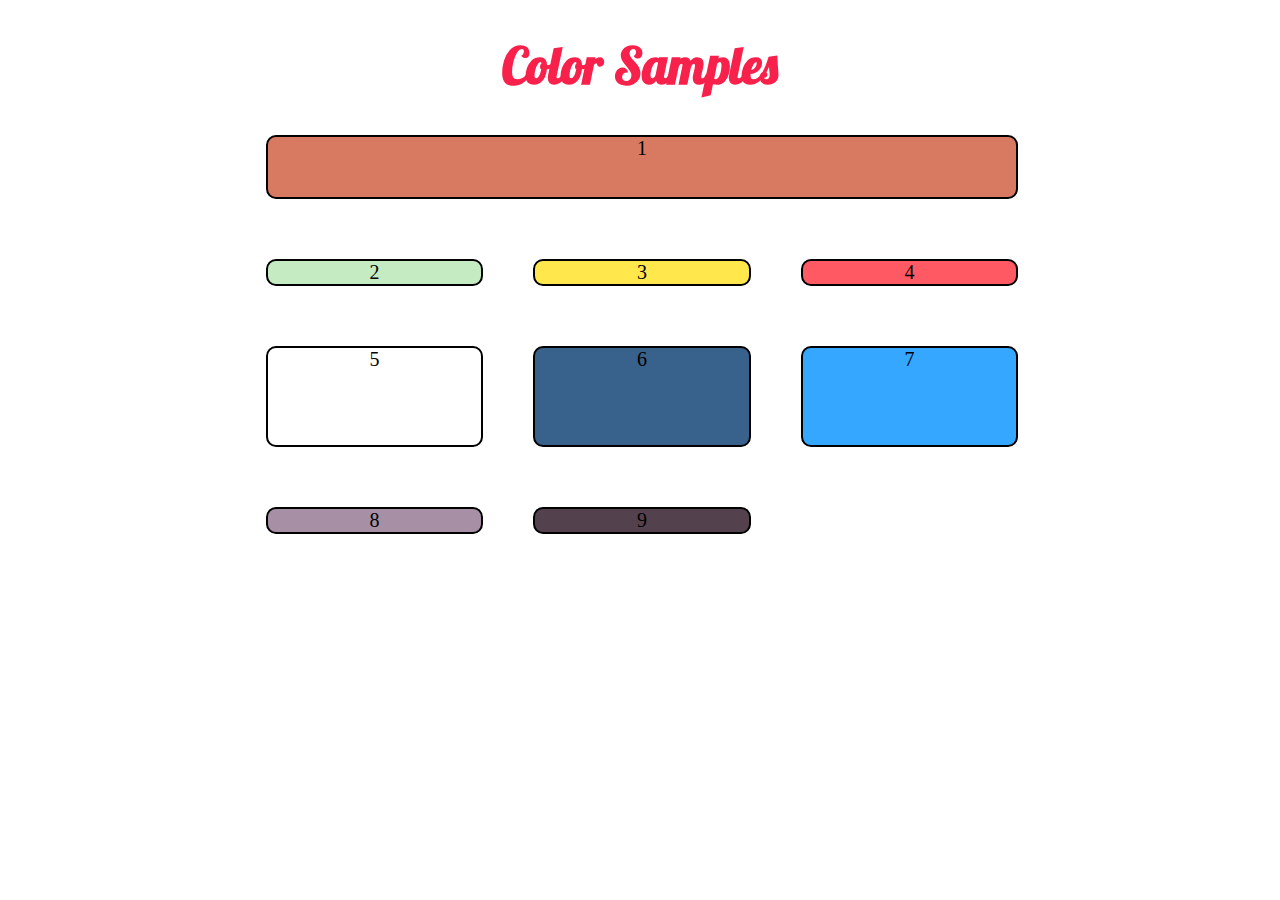
<file: Aula 03.04.2023/index.html>
<!DOCTYPE html>
<html>
  <head>
    <meta charset="utf-8">
    <link rel="stylesheet" href="index_style_grid.css">
    <!-- <link rel="stylesheet" href="index_style_flex.css"> -->
    <link rel="stylesheet" href="https://fonts.googleapis.com/css?family=Roboto">
    <link rel="stylesheet" href="https://fonts.googleapis.com/css?family=Lobster">
    <title>Color Samples</title>
  </head>
  <body>
    <header>
      <div class="header-principal">
        <div class="header-conteudo">
          <h1>Color Samples</h1>
        </div>
      </div>
    </header>

    <main>
      <div class="main-principal">
        <div class="main-conteudo">

          <!-- Grid Content-->
          <div class="color-container">
            <div class="color_1">1</div>
            <div class="color_2">2</div>
            <div class="color_3">3</div>
            <div class="color_4">4</div>
            <div class="color_5">5</div>
            <div class="color_6">6</div>
            <div class="color_7">7</div>
            <div class="color_8">8</div>
            <div class="color_9">9</div>
          </div>

        </div>
      </div>
    </main>

    <!--footer>
      <div class="footer-principal">
        <div class="footer-conteudo">
          <h5>Info</h5>
          <ul>
            <li><a href="#">Color Picker</a></li>
            <li><a href="#">FAQ</a></li>
            <li><a href="#">Contact Us</a></li>
          </ul>
        </div>
      </div>
    </footer-->
  </body>
</html>
</file>
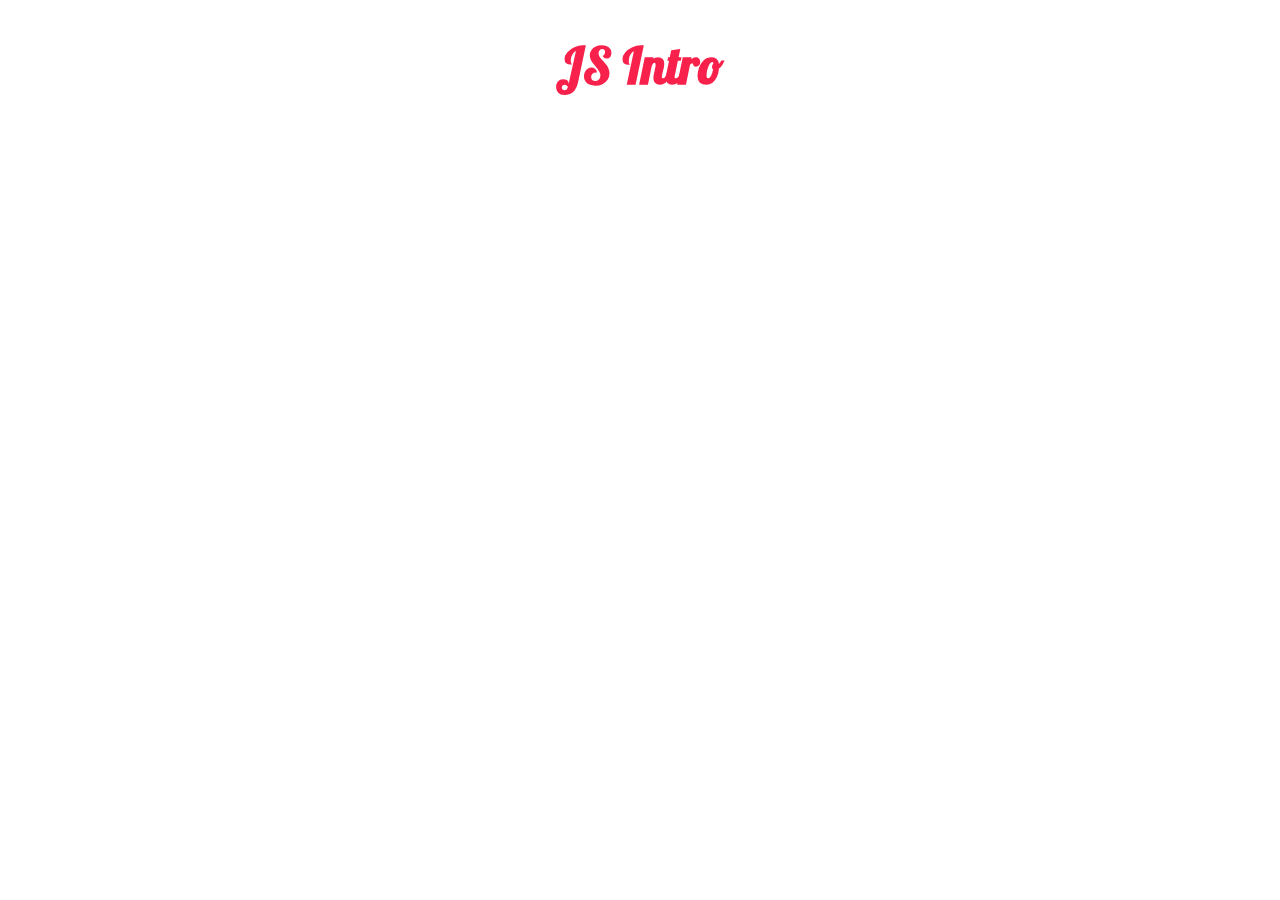
<file: aula 22.05.23 ultima aula de matéria/index.html>
<!DOCTYPE html>
<html>
  <head>
    <meta charset="utf-8">
    <link rel="stylesheet" href="index_style_grid.css">
    <link rel="stylesheet" href="https://fonts.googleapis.com/css?family=Roboto">
    <link rel="stylesheet" href="https://fonts.googleapis.com/css?family=Lobster">
    <title>JS Intro</title>

    <!-- JS Script (!) -->
    <script type="text/javascript" src="index.js"></script>
  </head>
  <body>
    <header>
      <div class="header-principal">
        <div class="header-conteudo">
          <h1>JS Intro</h1>
        </div>
      </div>
    </header>
  </body>
</html>
</file>
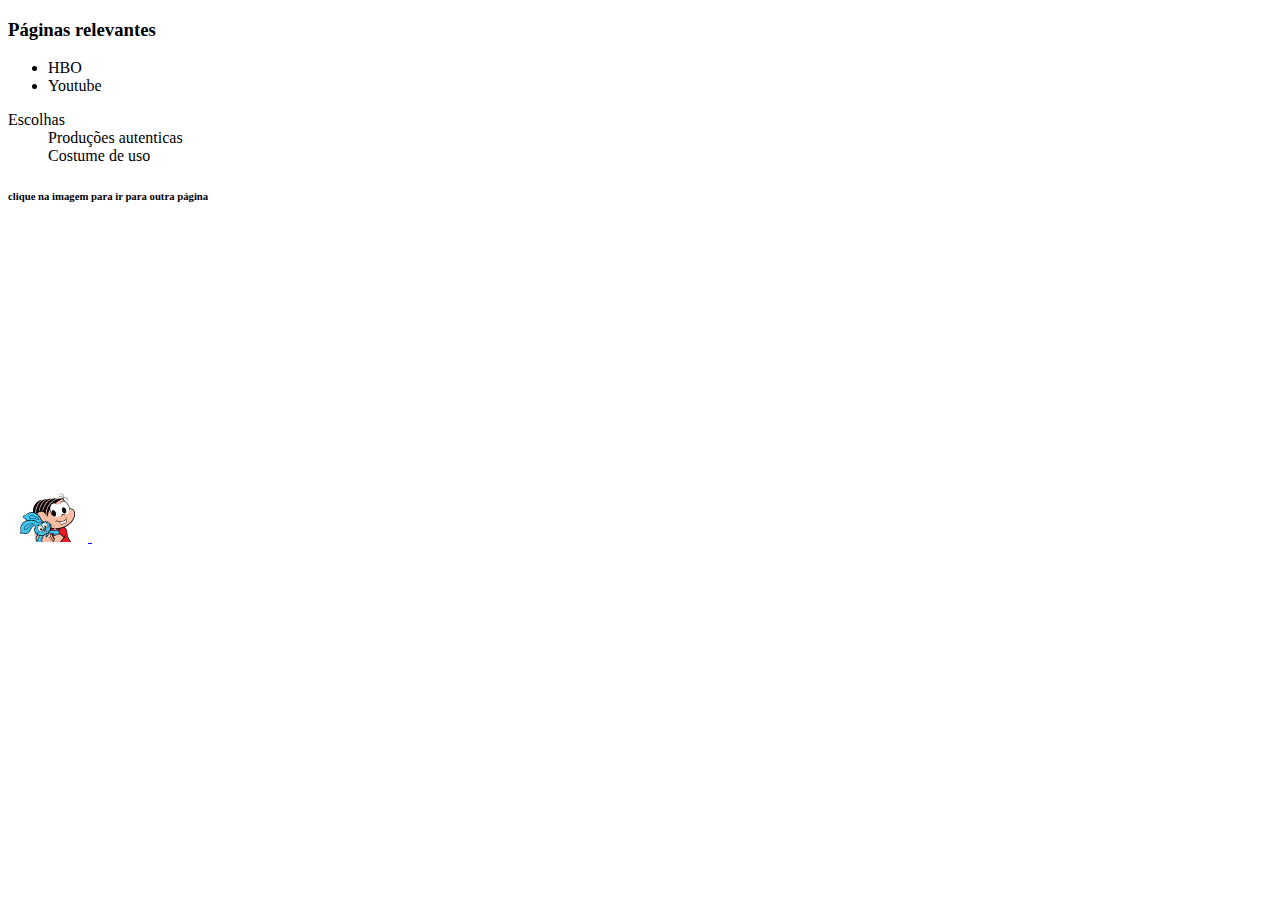
<file: isabel/PARTE 1/index.html>
<!DOCTYPE html>
<html lang="en">
<head>
    <meta charset="UTF-8">
    <meta http-equiv="X-UA-Compatible" content="IE=edge">
    <meta name="viewport" content="width=device-width, initial-scale=1.0">
    <title>Entretenimento</title>
</head>
<body>
    <h3>Páginas relevantes</h3>
    <ul>
        <li>HBO <a href="hbomax.com.br" target = "_blank"></a></li>
        <li>Youtube <a href="youtube.com.br" target = "_blank"></a></li>
    </ul>

    <dl>
        <dt>Escolhas</dt>
        <dd>Produções autenticas</dd>
        <dd>Costume de uso</dd>
    </dl>

    <h6>clique na imagem para ir para outra página</h6>
    <a href="bons_filmes.html" target="_self">
        <img src="img_tm.png" alt="Imagem da turma da mônica" height="50px">
    </a>
   
    <!---Colocar um vídeo na minha página-->
    <video src=""></video>
    <!--Incorporar video de youtube-->
    <iframe width="560" height="315" src="https://www.youtube.com/embed/jnpbvYO1m1M" title="YouTube video player" frameborder="0" allow="accelerometer; autoplay; clipboard-write; encrypted-media; gyroscope; picture-in-picture; web-share" allowfullscreen></iframe>
</body>
</html>
</file>
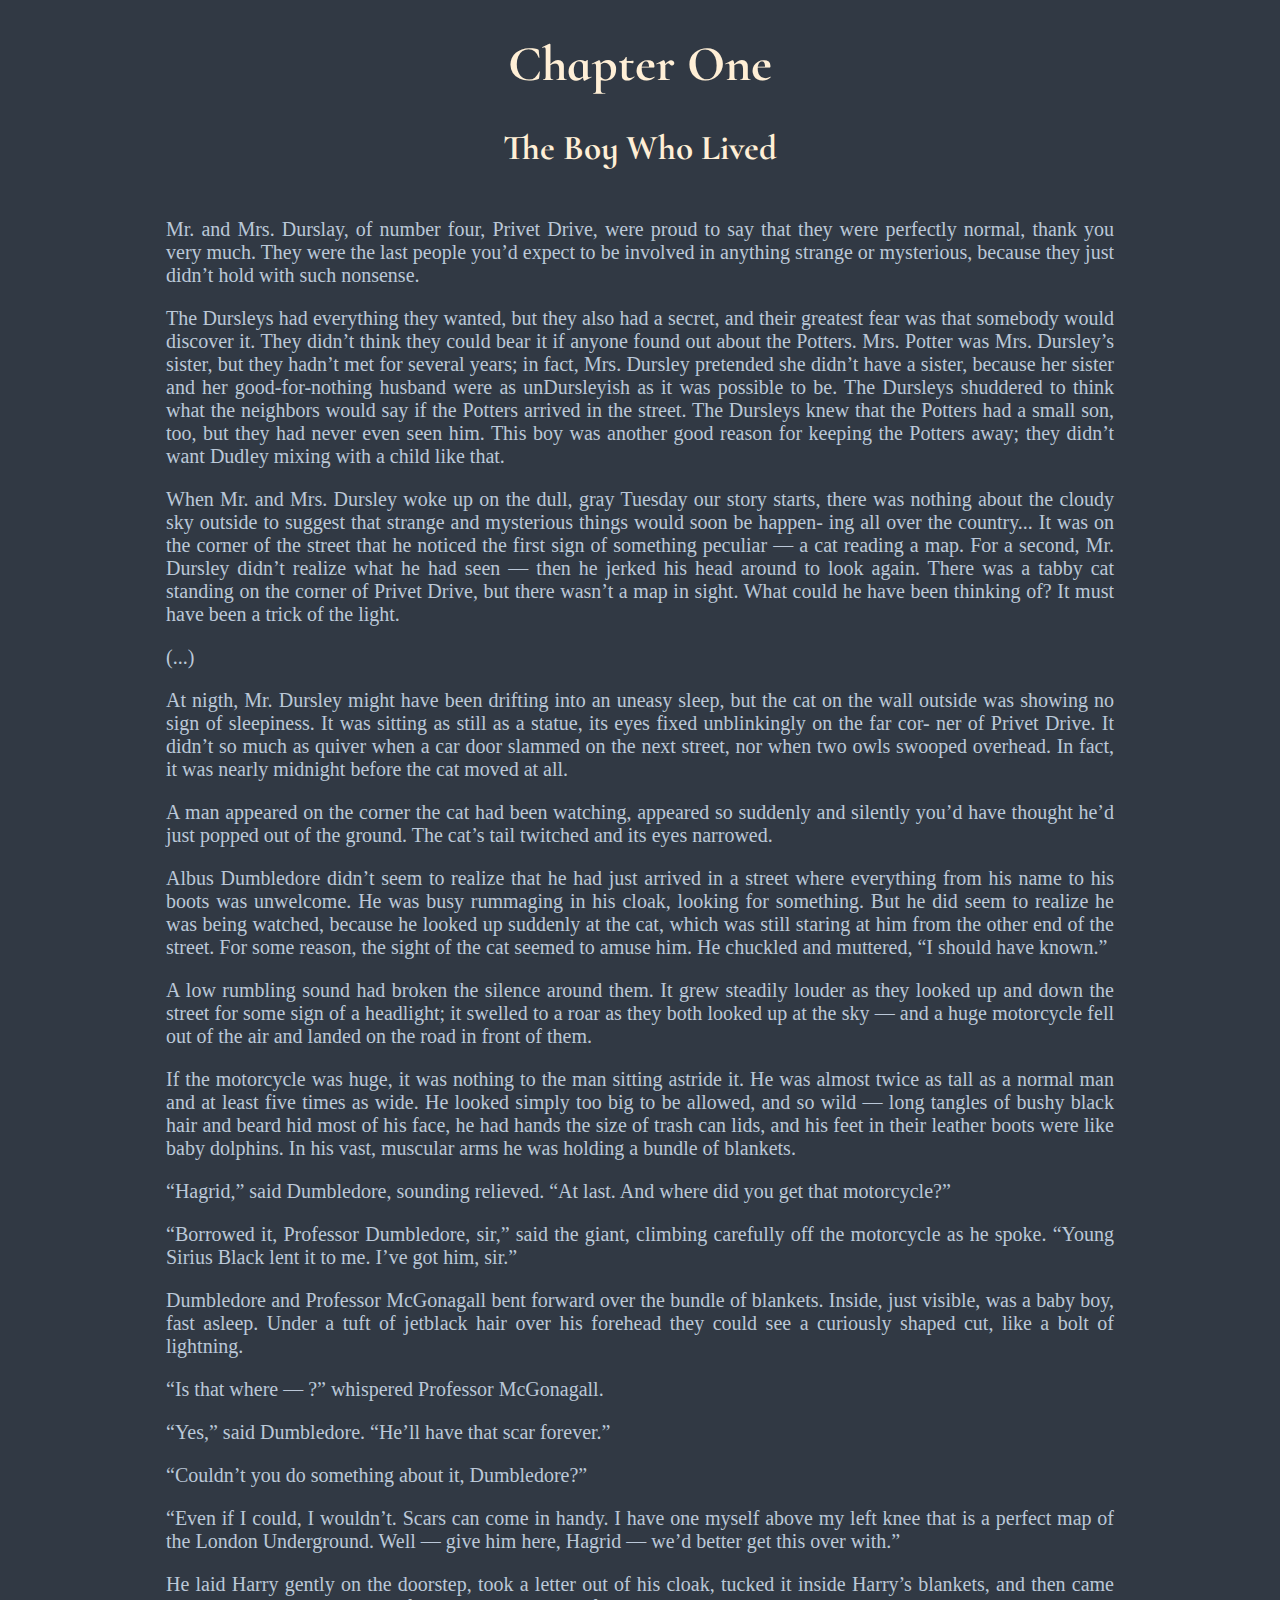
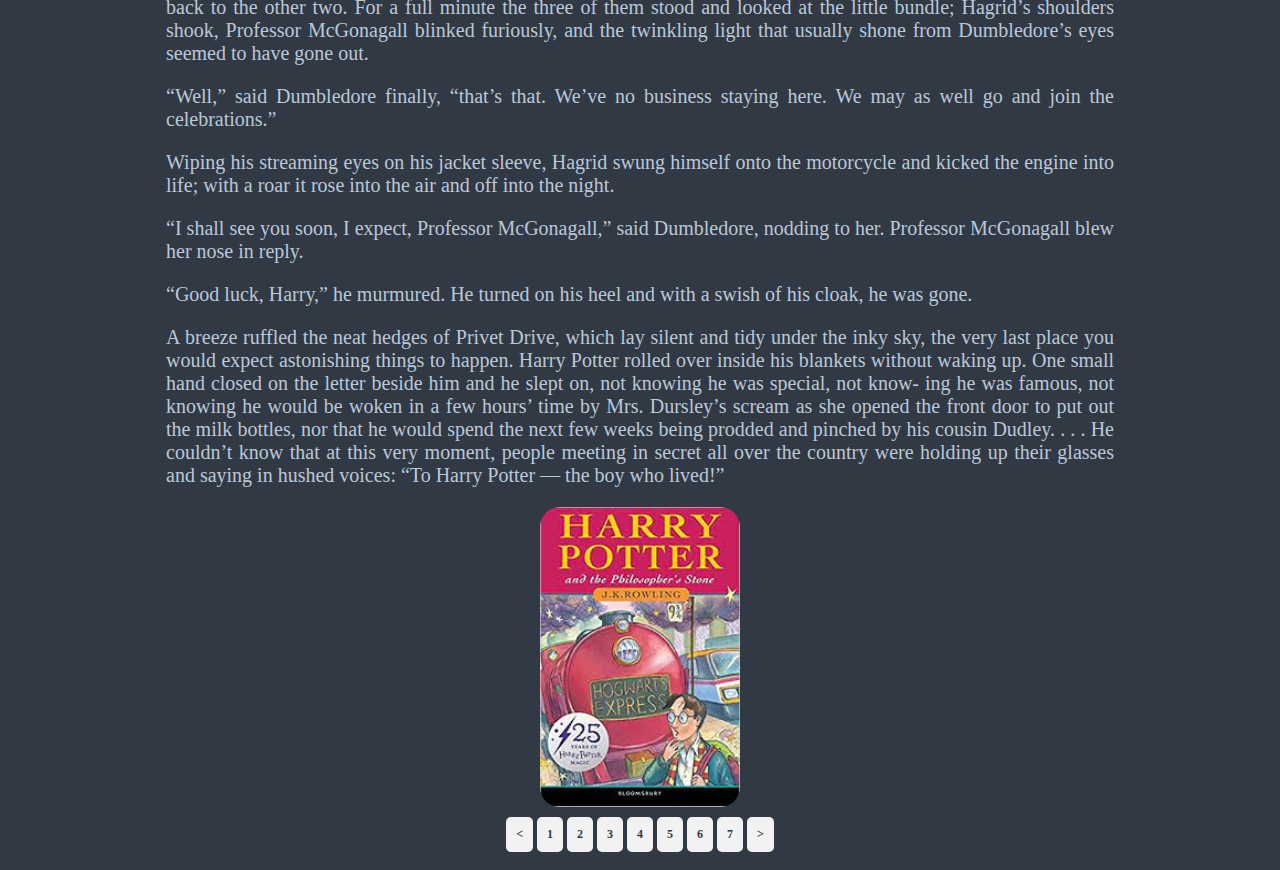
<file: atividade da aula/Nimbus2000.html>
<!DOCTYPE html>
<html>
  <head>
    <meta charset="utf-8">
    <link rel="stylesheet" href="https://fonts.googleapis.com/css?family=Roboto">
    <link rel="stylesheet" href="https://fonts.googleapis.com/css?family=Cormorant+Infant">
    <title>Nimbus2000</title>

    <link rel="stylesheet" href="style.css">

  </head>
  <body>
    <header>
      <div class="header-conteiner">
        <h1 id="chapterNumber">Chapter One</h1>
        <h2 id="chapterTitle">The Boy Who Lived</h2>
      </div>
    </header>

    <main>
      <div class="main-conteiner">
        <p>Mr. and Mrs. Durslay, of number four, Privet Drive, were proud to say that they were perfectly normal, thank you very much. They were the last people you’d expect to be involved in anything strange or mysterious, because they just didn’t hold with such nonsense.</p>
        <p>The Dursleys had everything they wanted, but they also had a secret, and their greatest fear was that somebody would discover it. They didn’t think they could bear it if anyone found out about the Potters. Mrs. Potter was Mrs. Dursley’s sister, but they hadn’t met for several years; in fact, Mrs. Dursley pretended she didn’t have a sister, because her sister and her good-for-nothing husband were as unDursleyish as it was possible to be. The Dursleys shuddered to think what the neighbors would say if the Potters arrived in the street. The Dursleys knew that the Potters had a small son, too, but they had never even seen him. This boy was another good reason for keeping the Potters away; they didn’t want Dudley mixing with a child like that.</p>
        <p>When Mr. and Mrs. Dursley woke up on the dull, gray Tuesday our story starts, there was nothing about the cloudy sky outside to suggest that strange and mysterious things would soon be happen- ing all over the country... It was on the corner of the street that he noticed the first sign of something peculiar — a cat reading a map. For a second, Mr. Dursley didn’t realize what he had seen — then he jerked his head around to look again. There was a tabby cat standing on the corner of Privet Drive, but there wasn’t a map in sight. What could he have been thinking of? It must have been a trick of the light.</p>
        <p>(...)</p>
        <p>At nigth, Mr. Dursley might have been drifting into an uneasy sleep, but the cat on the wall outside was showing no sign of sleepiness. It was sitting as still as a statue, its eyes fixed unblinkingly on the far cor- ner of Privet Drive. It didn’t so much as quiver when a car door slammed on the next street, nor when two owls swooped overhead. In fact, it was nearly midnight before the cat moved at all.</p>
        <p>A man appeared on the corner the cat had been watching, appeared so suddenly and silently you’d have thought he’d just popped out of the ground. The cat’s tail twitched and its eyes narrowed.</p>
        <p>Albus Dumbledore didn’t seem to realize that he had just arrived in a street where everything from his name to his boots was unwelcome. He was busy rummaging in his cloak, looking for something. But he did seem to realize he was being watched, because he looked up suddenly at the cat, which was still staring at him from the other end of the street. For some reason, the sight of the cat seemed to amuse him. He chuckled and muttered, “I should have known.”</p>
        <p>A low rumbling sound had broken the silence around them. It grew steadily louder as they looked up and down the street for some sign of a headlight; it swelled to a roar as they both looked up at the sky — and a huge motorcycle fell out of the air and landed on the road in front of them.</p>
        <p>If the motorcycle was huge, it was nothing to the man sitting astride it. He was almost twice as tall as a normal man and at least five times as wide. He looked simply too big to be allowed, and so wild — long tangles of bushy black hair and beard hid most of his face, he had hands the size of trash can lids, and his feet in their leather boots were like baby dolphins. In his vast, muscular arms he was holding a bundle of blankets.</p>
        <p>“Hagrid,” said Dumbledore, sounding relieved. “At last. And where did you get that motorcycle?”</p>
        <p>“Borrowed it, Professor Dumbledore, sir,” said the giant, climbing carefully off the motorcycle as he spoke. “Young Sirius Black lent it to me. I’ve got him, sir.”</p>
        <p>Dumbledore and Professor McGonagall bent forward over the bundle of blankets. Inside, just visible, was a baby boy, fast asleep. Under a tuft of jetblack hair over his forehead they could see a curiously shaped cut, like a bolt of lightning.</p>
        <p>“Is that where — ?” whispered Professor McGonagall.</p>
        <p>“Yes,” said Dumbledore. “He’ll have that scar forever.”</p>
        <p>“Couldn’t you do something about it, Dumbledore?”</p>
        <p>“Even if I could, I wouldn’t. Scars can come in handy. I have one myself above my left knee that is a perfect map of the London Underground. Well — give him here, Hagrid — we’d better get this over with.”</p>
        <p>He laid Harry gently on the doorstep, took a letter out of his cloak, tucked it inside Harry’s blankets, and then came back to the other two. For a full minute the three of them stood and looked at the little bundle; Hagrid’s shoulders shook, Professor McGonagall blinked furiously, and the twinkling light that usually shone from Dumbledore’s eyes seemed to have gone out.</p>
        <p>“Well,” said Dumbledore finally, “that’s that. We’ve no business staying here. We may as well go and join the celebrations.”</p>
        <p>Wiping his streaming eyes on his jacket sleeve, Hagrid swung himself onto the motorcycle and kicked the engine into life; with a roar it rose into the air and off into the night.</p>
        <p>“I shall see you soon, I expect, Professor McGonagall,” said Dumbledore, nodding to her. Professor McGonagall blew her nose in reply.</p>
        <p>“Good luck, Harry,” he murmured. He turned on his heel and with a swish of his cloak, he was gone.</p>
        <p>A breeze ruffled the neat hedges of Privet Drive, which lay silent and tidy under the inky sky, the very last place you would expect astonishing things to happen. Harry Potter rolled over inside his blankets without waking up. One small hand closed on the letter beside him and he slept on, not knowing he was special, not know- ing he was famous, not knowing he would be woken in a few hours’ time by Mrs. Dursley’s scream as she opened the front door to put out the milk bottles, nor that he would spend the next few weeks being prodded and pinched by his cousin Dudley. . . . He couldn’t know that at this very moment, people meeting in secret all over the country were holding up their glasses and saying in hushed voices: “To Harry Potter — the boy who lived!”</p>
      </div>

      <div id="book-cover-container">
        <img id="book" class="book-cover" src="imgs/book1.jpeg" alt="book1">

      </div>

      <div class="blank-div"></div>
      <div id="book-buttoms">
        <a id="move-back" href="#"><</a>
        <a id="bt1" href="#">1</a>
        <a id="bt2" href="#">2</a>
        <a id="bt3" href="#">3</a>
        <a id="bt4" href="#">4</a>
        <a id="bt5" href="#">5</a>
        <a id="bt6" href="#">6</a>
        <a id="bt7" href="#">7</a>
        <a id="move-foward" href="#">></a>
      </div>
    </main>

    <footer>
      <a id="back-to-top" href="#">Topo</a>
    </footer>

    <script type="text/javascript" src="script.js"></script>
  </body>
</html>
</file>
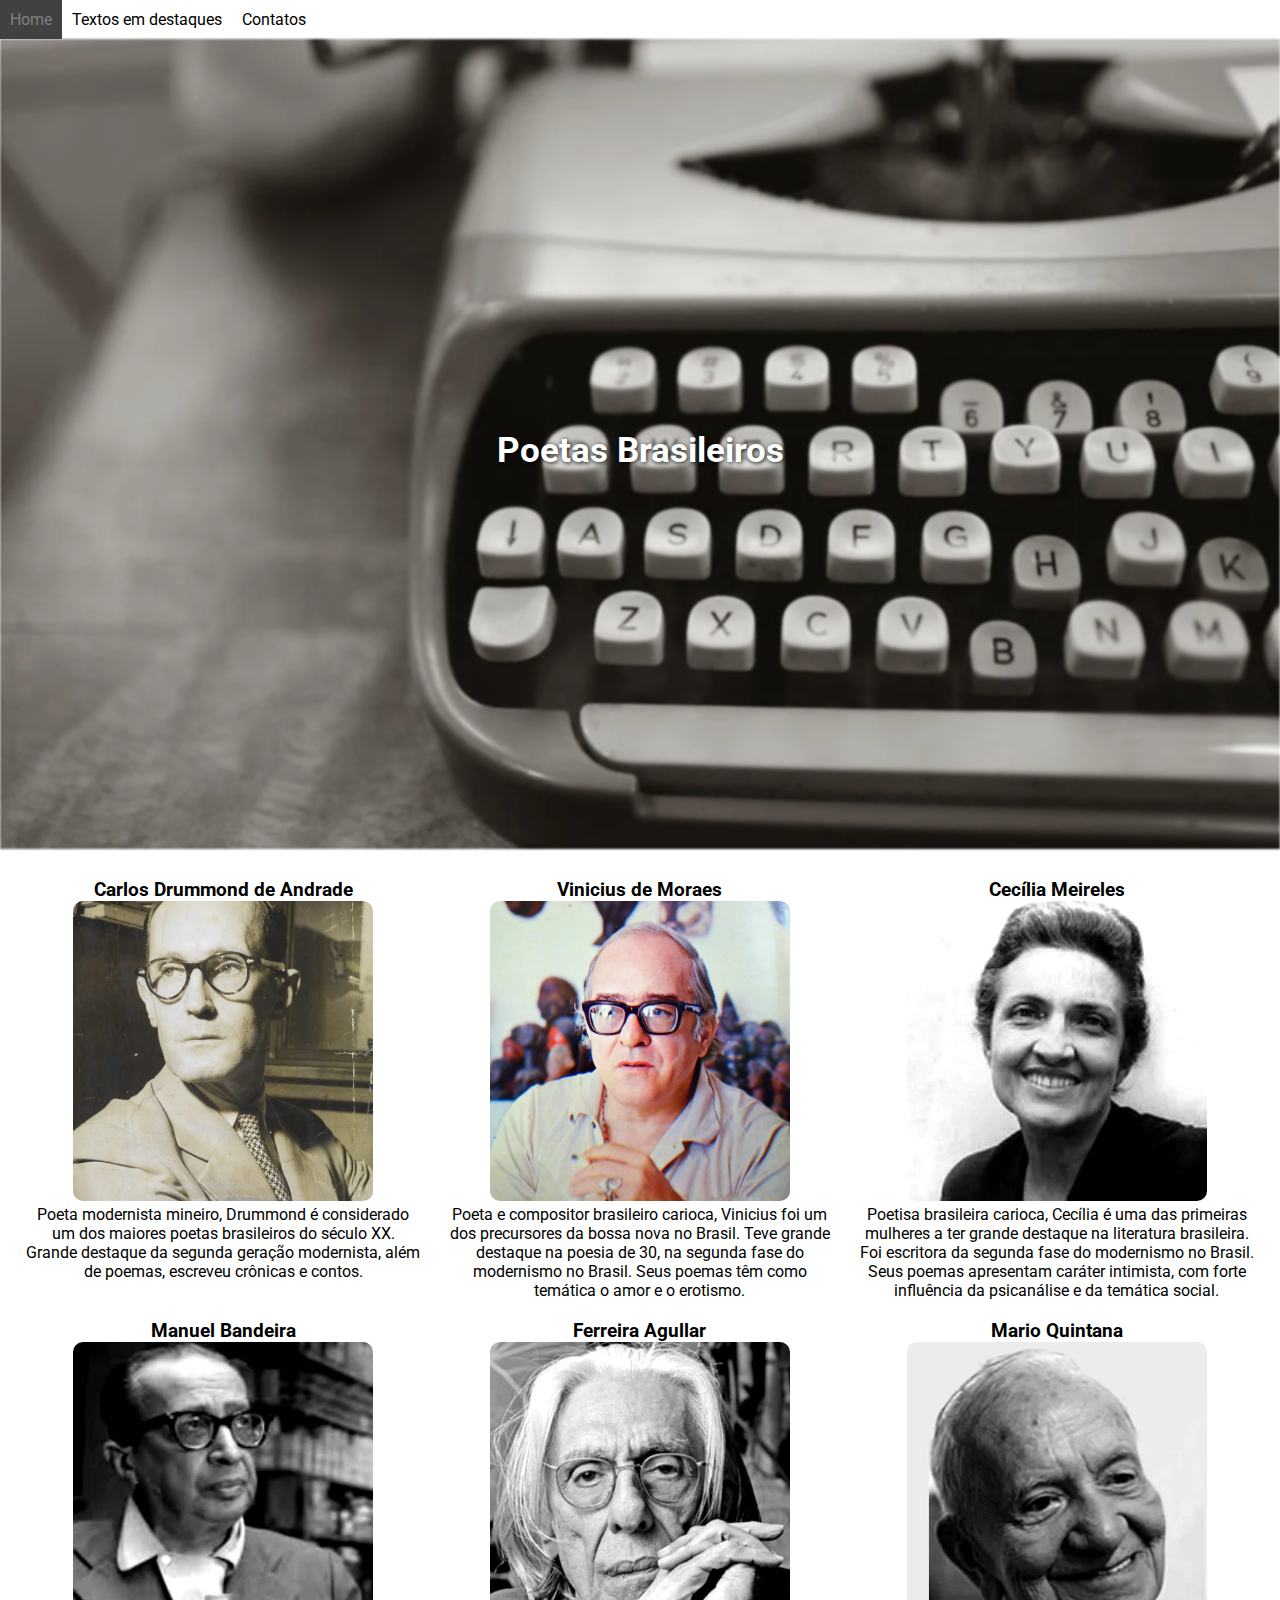
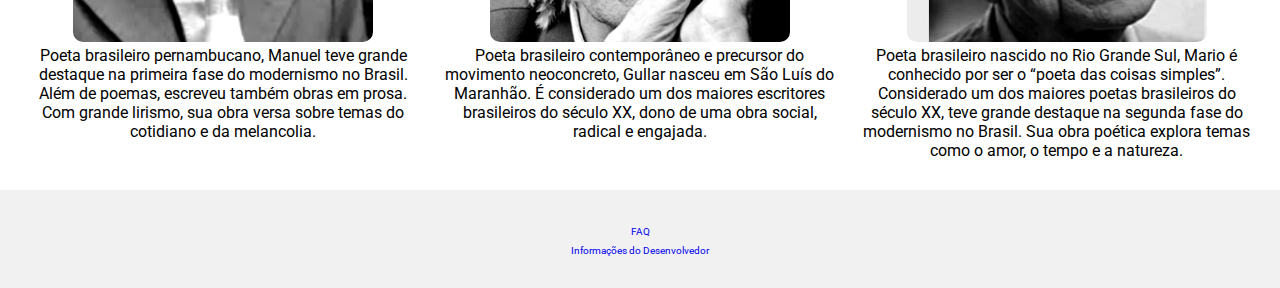
<file: atividade Extra/home.html>
<!DOCTYPE html>
<html lang="en">
<head>
    <meta charset="UTF-8">
    <meta http-equiv="X-UA-Compatible" content="IE=edge">
    <meta name="viewport" content="width=device-width, initial-scale=1.0">
    <title>Poetas Brasileiros</title>
    <link rel="stylesheet" href="style.css">
</head>
<body>

    <header>
        <nav>
            <ul>
                <li><a class="atual" href="home.html" target="_self">Home</a></li>
                <li><a href="textosEmDestaque.html" target="_self">Textos em destaques</a></li>
                <li><a href="contato.html" target="_self">Contatos</a></li>
            </ul>
       </nav>    
            <section class = "container_header_home" >
                <h1>Poetas Brasileiros</h1>
                <img src="pexels-photo-952594.webp" alt="Imagem Home" >
            </section>
    </header>

    <main class = "main_home"> 
        <div class="row">
        <section>
            <h3>Carlos Drummond de Andrade</h3>
            <img src="carlos-drummond-de-andrade-1-cke.webp" alt="Carlos Drummond de Andrade">
            <article>Poeta modernista mineiro, Drummond é considerado um dos maiores poetas brasileiros do século XX. Grande destaque da segunda geração modernista, além de poemas, escreveu crônicas e contos.</article>
        </section>
        <section>
            <h3>Vinicius de Moraes</h3>
            <img src="vinicius.webp" alt="Vinicius de Moraes">
            <article>Poeta e compositor brasileiro carioca, Vinicius foi um dos precursores da bossa nova no Brasil. Teve grande destaque na poesia de 30, na segunda fase do modernismo no Brasil. Seus poemas têm como temática o amor e o erotismo.</article>
        </section>
        <section >
            <h3>Cecília Meireles</h3>
            <img src="ceciliameireles.webp" alt="Cecilia Meireles">
            <article>Poetisa brasileira carioca, Cecília é uma das primeiras mulheres a ter grande destaque na literatura brasileira. Foi escritora da segunda fase do modernismo no Brasil. Seus poemas apresentam caráter intimista, com forte influência da psicanálise e da temática social.</article>
        </section>
    </div>

    <div class="row">
        <section>
            <h3>Manuel Bandeira</h3>
            <img src="manuelbandeira.webp" alt="Manuel Bandeira">
            <article>Poeta brasileiro pernambucano, Manuel teve grande destaque na primeira fase do modernismo no Brasil. Além de poemas, escreveu também obras em prosa. Com grande lirismo, sua obra versa sobre temas do cotidiano e da melancolia.</article>
        </section>
        <section>
            <h3>Ferreira Agullar</h3>
            <img src="ferreiragullar.webp" alt="Ferreira Agullar">
            <article>Poeta brasileiro contemporâneo e precursor do movimento neoconcreto, Gullar nasceu em São Luís do Maranhão. É considerado um dos maiores escritores brasileiros do século XX, dono de uma obra social, radical e engajada.</article>
        </section>
        <section>
            <h3>Mario Quintana</h3>
            <img src="poetamarioquintana2.webp" alt="Mario Quintana">
            <article>Poeta brasileiro nascido no Rio Grande Sul, Mario é conhecido por ser o “poeta das coisas simples”. Considerado um dos maiores poetas brasileiros do século XX, teve grande destaque na segunda fase do modernismo no Brasil. Sua obra poética explora temas como o amor, o tempo e a natureza. </article>
        </section>
    </div>
    </main>

    <footer>
        <div class="outras_infos">
            <ul>
                <li><a href="#">FAQ</a></li>
                <li><a href="#">Informações do Desenvolvedor</a></li>
            </ul>
        </div>
    </footer>
    
</body>
</html>
</file>
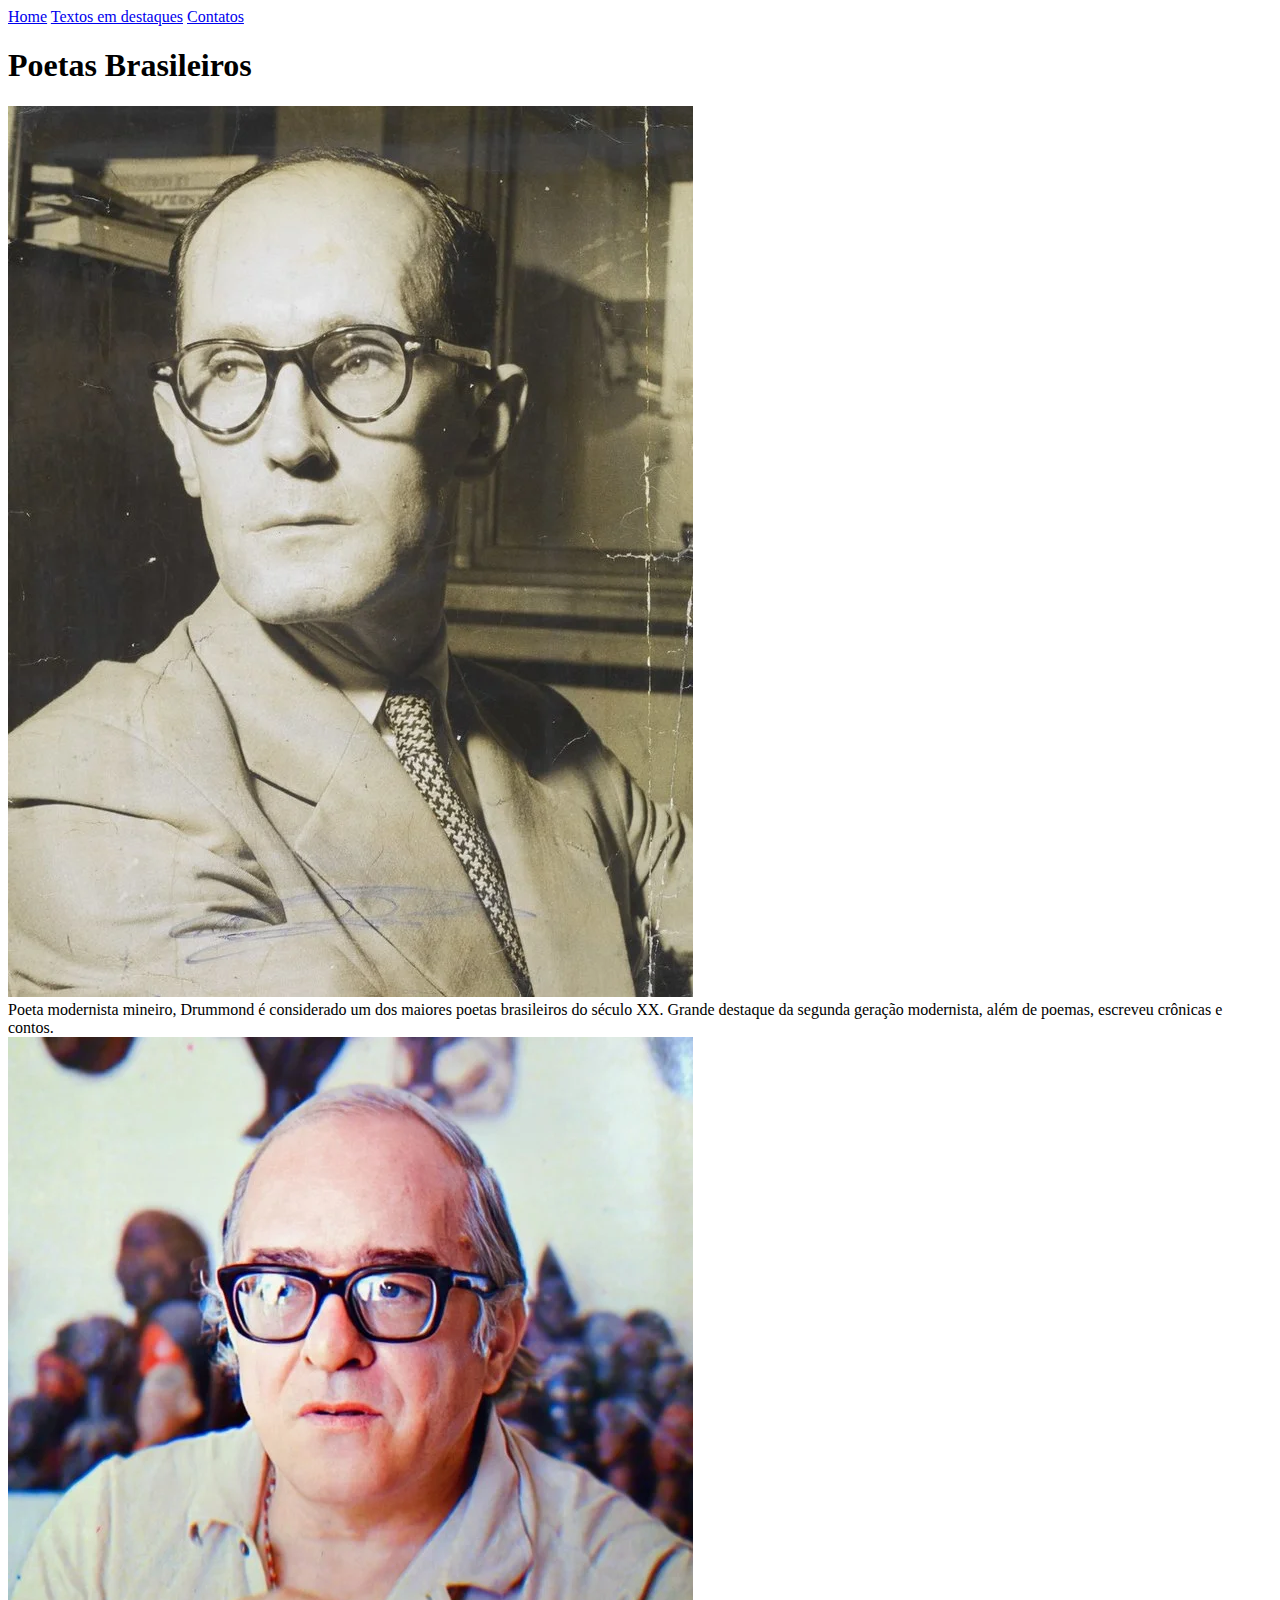
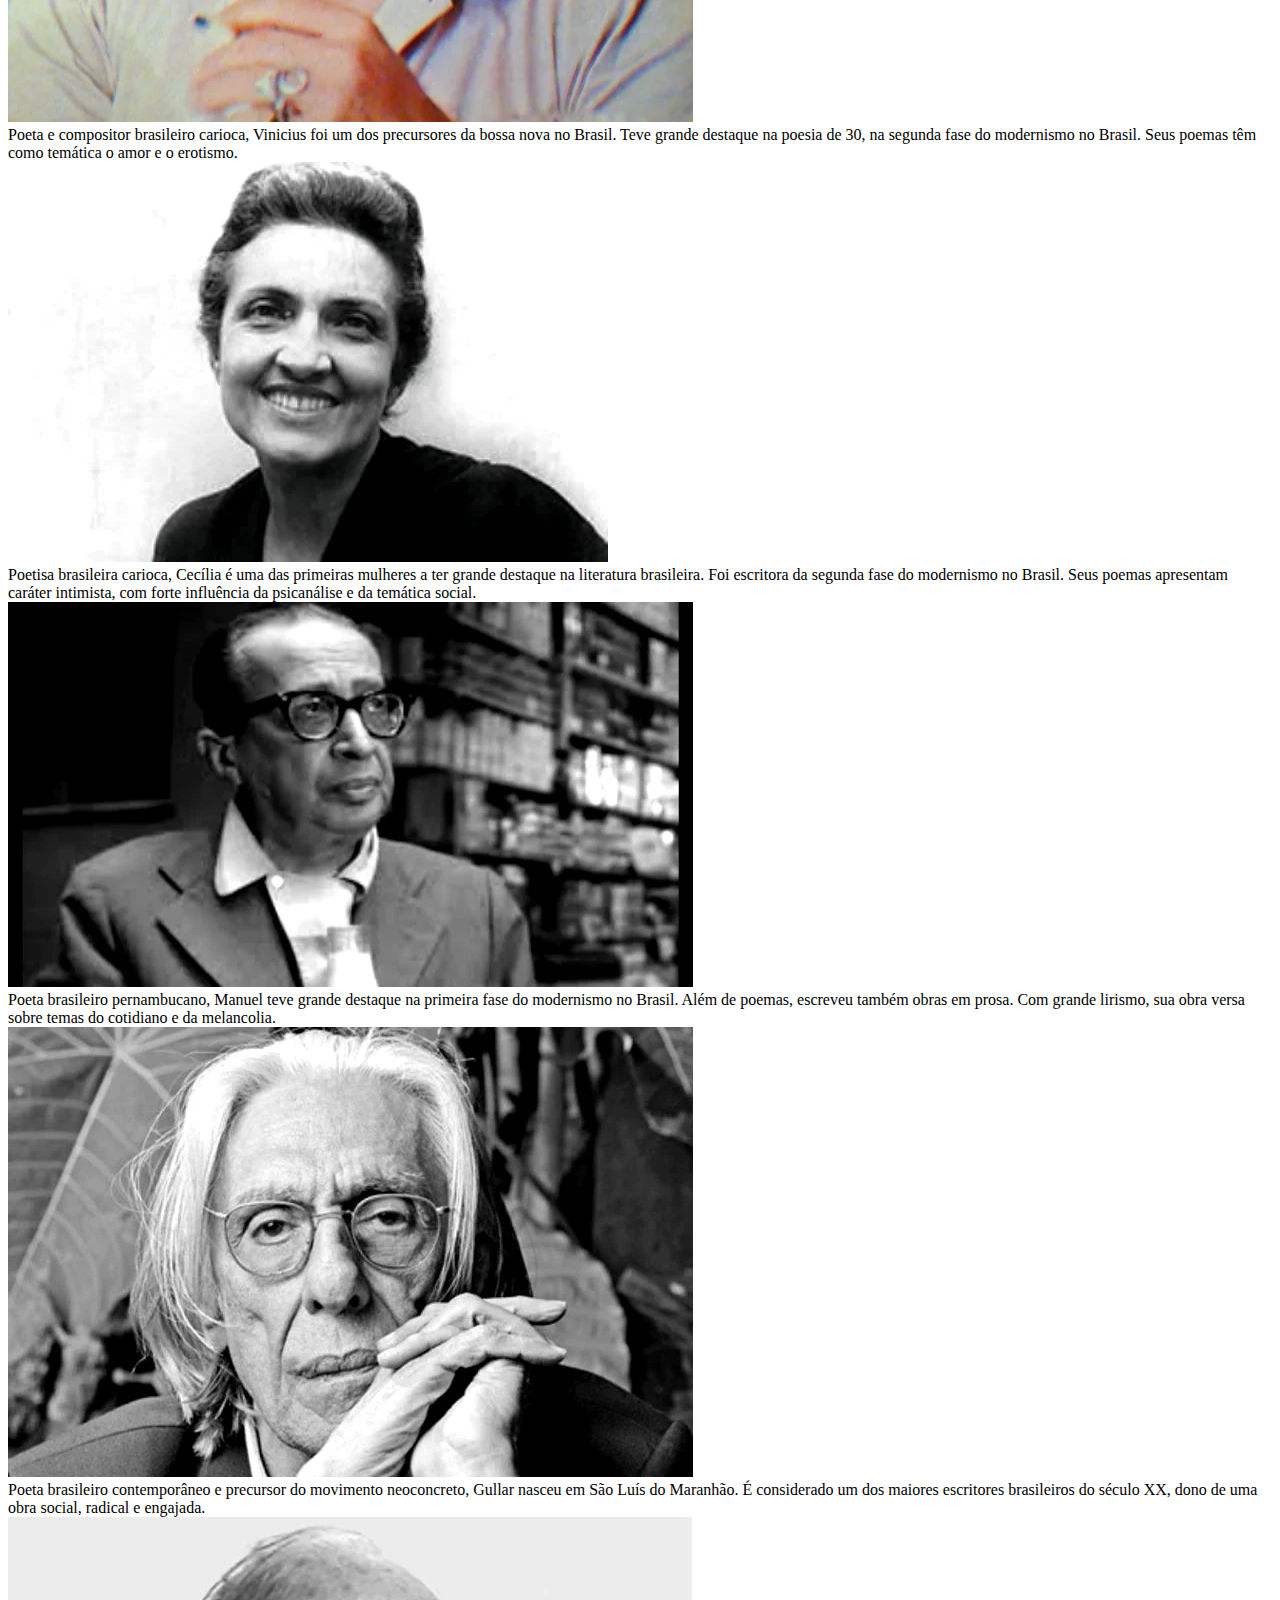
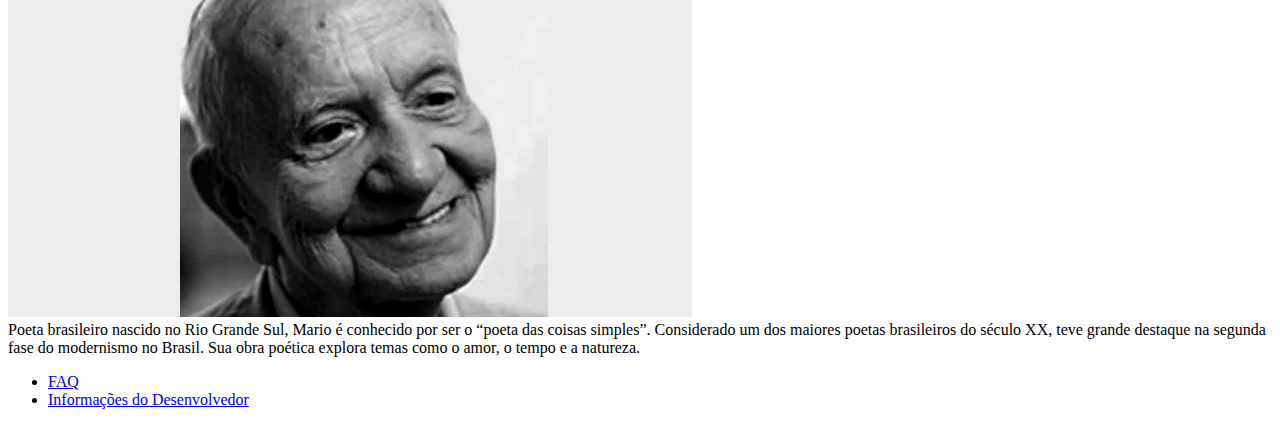
<file: isabel/atividade Extra/home.html>
<!DOCTYPE html>
<html lang="en">
<head>
    <meta charset="UTF-8">
    <meta http-equiv="X-UA-Compatible" content="IE=edge">
    <meta name="viewport" content="width=device-width, initial-scale=1.0">
    <title>Poetas Brasileiros</title>
</head>
<body>

    <header>
        <nav>
            <a href="home.html" target="_self">Home</a>
            <a href="textosEmDestaque.html" target="_self">Textos em destaques</a>
            <a href="contato.html" target="_self">Contatos</a>
        </nav>
        <h1>Poetas Brasileiros</h1>
    </header>

    <main>
        <section>
            <img src="carlos-drummond-de-andrade-1-cke.webp" alt="Carlos Drummond de Andrade">
            <article>Poeta modernista mineiro, Drummond é considerado um dos maiores poetas brasileiros do século XX. Grande destaque da segunda geração modernista, além de poemas, escreveu crônicas e contos.</article>
        </section>
        <section>
            <img src="vinicius.webp" alt="Vinicius de Moraes">
            <article>Poeta e compositor brasileiro carioca, Vinicius foi um dos precursores da bossa nova no Brasil. Teve grande destaque na poesia de 30, na segunda fase do modernismo no Brasil. Seus poemas têm como temática o amor e o erotismo.</article>
        </section>
        <section>
            <img src="ceciliameireles.webp" alt="Cecilia Meireles">
            <article>Poetisa brasileira carioca, Cecília é uma das primeiras mulheres a ter grande destaque na literatura brasileira. Foi escritora da segunda fase do modernismo no Brasil. Seus poemas apresentam caráter intimista, com forte influência da psicanálise e da temática social.</article>
        </section>
        <section>
            <img src="manuelbandeira.webp" alt="Manuel Bandeira">
            <article>Poeta brasileiro pernambucano, Manuel teve grande destaque na primeira fase do modernismo no Brasil. Além de poemas, escreveu também obras em prosa. Com grande lirismo, sua obra versa sobre temas do cotidiano e da melancolia.</article>
        </section>
        <section>
            <img src="ferreiragullar.webp" alt="Ferreira Agullar">
            <article>Poeta brasileiro contemporâneo e precursor do movimento neoconcreto, Gullar nasceu em São Luís do Maranhão. É considerado um dos maiores escritores brasileiros do século XX, dono de uma obra social, radical e engajada.</article>
        </section>
        <section>
            <img src="poetamarioquintana2.webp" alt="Mario Quintana">
            <article>Poeta brasileiro nascido no Rio Grande Sul, Mario é conhecido por ser o “poeta das coisas simples”. Considerado um dos maiores poetas brasileiros do século XX, teve grande destaque na segunda fase do modernismo no Brasil. Sua obra poética explora temas como o amor, o tempo e a natureza. </article>
        </section>


        <aside></aside>

        <div></div> <!--É USADA PARA SEPARAÇÃO DE DADOS - CRIAR SESSÕES EPECÍFICAS PARA ORGANIZAÇÃO - PARA BLOCOS-->
        <span></span> <!--É USADO PARA A ESTILIZAÇÃO - PARA LINHAS-->
    </main>

    <footer>
        <div class="outras_infos">
            <ul>
                <li><a href="#">FAQ</a></li>
                <li><a href="#">Informações do Desenvolvedor</a></li>
            </ul>
        </div>
    </footer>
    
</body>
</html>
</file>
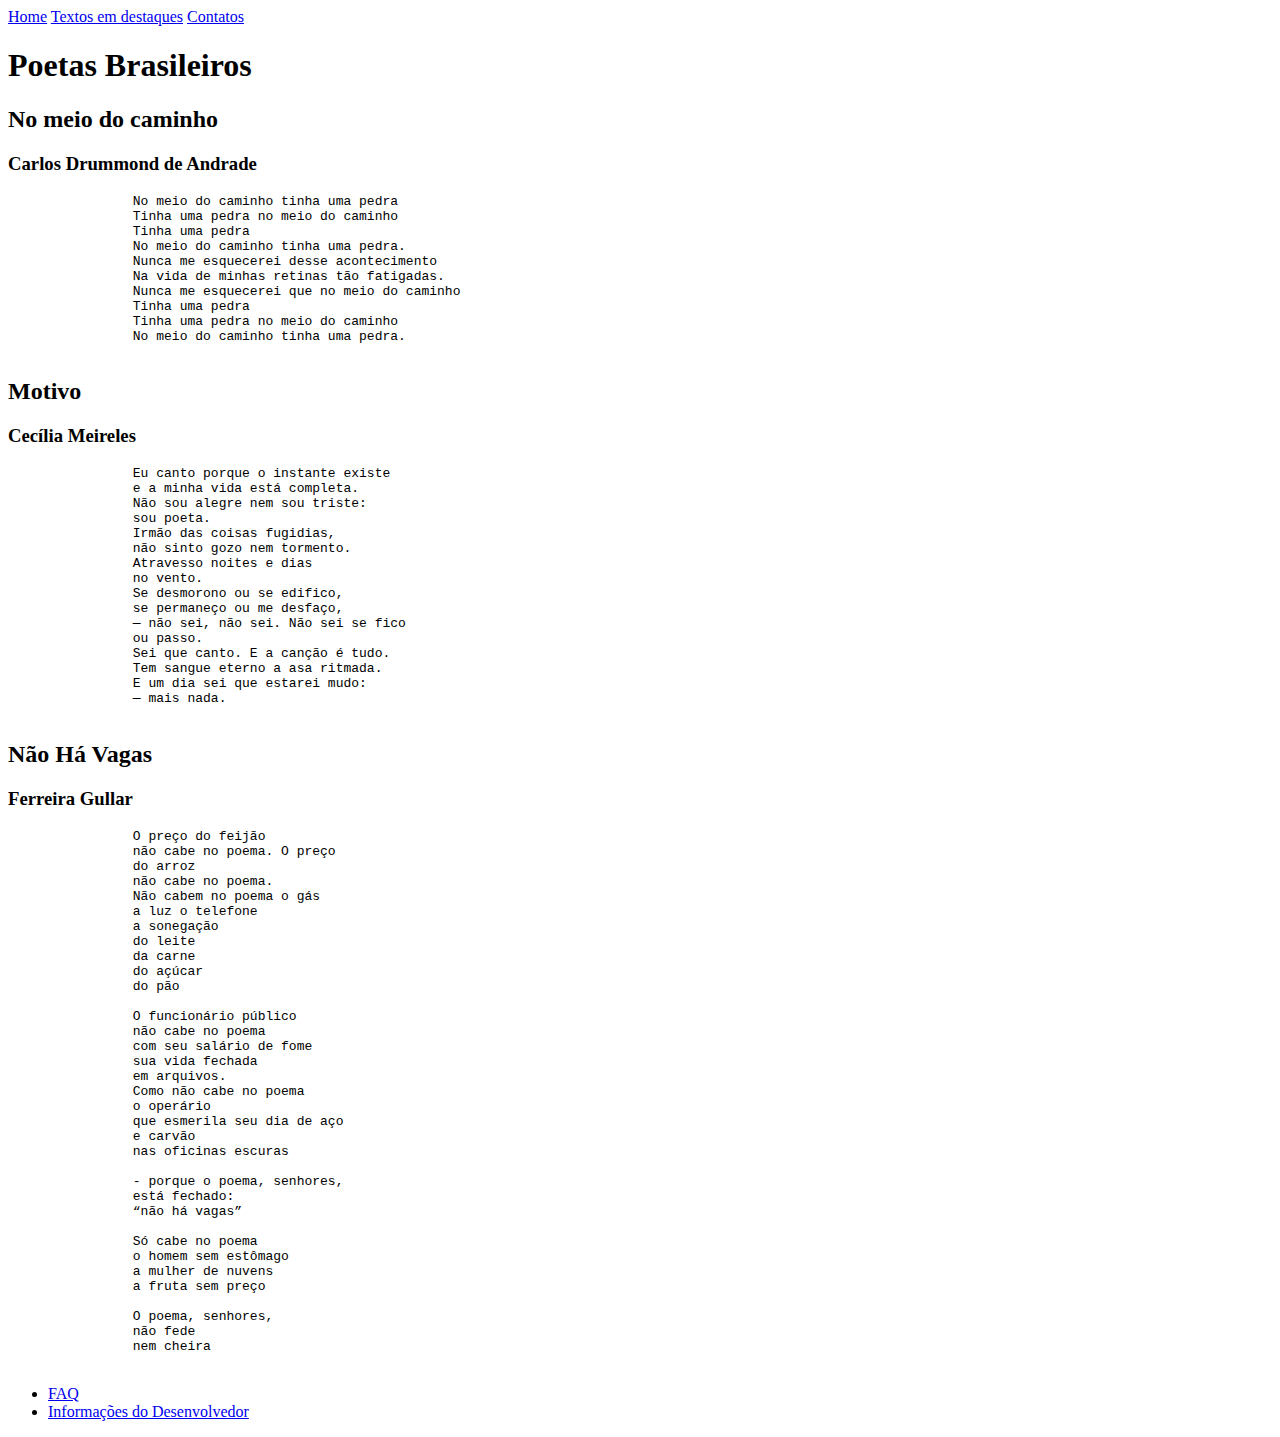
<file: isabel/atividade Extra/textosEmDestaque.html>
<!DOCTYPE html>
<html lang="en">
<head>
    <meta charset="UTF-8">
    <meta http-equiv="X-UA-Compatible" content="IE=edge">
    <meta name="viewport" content="width=device-width, initial-scale=1.0">
    <title>Poetas Brasileiros</title>
</head>
<body>

    <header>
        <nav>
            <a href="home.html" target="_self">Home</a>
            <a href="textosEmDestaque.html" target="_self">Textos em destaques</a>
            <a href="contato.html" target="_self">Contatos</a>
        </nav>
        <h1>Poetas Brasileiros</h1>
    </header>
    <main>
        <section>
            <h2>No meio do caminho</h2>
            <h3>Carlos Drummond de Andrade</h3>
            <pre>
                No meio do caminho tinha uma pedra
                Tinha uma pedra no meio do caminho
                Tinha uma pedra
                No meio do caminho tinha uma pedra.
                Nunca me esquecerei desse acontecimento
                Na vida de minhas retinas tão fatigadas.
                Nunca me esquecerei que no meio do caminho
                Tinha uma pedra
                Tinha uma pedra no meio do caminho
                No meio do caminho tinha uma pedra.
            </pre>

        </section>

        <section>
            <h2>Motivo</h2>
            <h3>Cecília Meireles</h3>
            <pre>
                Eu canto porque o instante existe
                e a minha vida está completa.
                Não sou alegre nem sou triste:
                sou poeta.
                Irmão das coisas fugidias,
                não sinto gozo nem tormento.
                Atravesso noites e dias
                no vento.
                Se desmorono ou se edifico,
                se permaneço ou me desfaço,
                — não sei, não sei. Não sei se fico
                ou passo.
                Sei que canto. E a canção é tudo.
                Tem sangue eterno a asa ritmada.
                E um dia sei que estarei mudo:
                — mais nada.
            </pre>
        </section>

        <section>
            <h2>Não Há Vagas</h2>
            <h3>Ferreira Gullar</h3>
            <pre>
                O preço do feijão
                não cabe no poema. O preço
                do arroz
                não cabe no poema.
                Não cabem no poema o gás
                a luz o telefone
                a sonegação
                do leite
                da carne
                do açúcar
                do pão

                O funcionário público
                não cabe no poema
                com seu salário de fome
                sua vida fechada
                em arquivos.
                Como não cabe no poema
                o operário
                que esmerila seu dia de aço
                e carvão
                nas oficinas escuras

                - porque o poema, senhores,
                está fechado:
                “não há vagas”

                Só cabe no poema
                o homem sem estômago
                a mulher de nuvens
                a fruta sem preço

                O poema, senhores,
                não fede
                nem cheira
            </pre>
        </section>
        
        
 
        <aside></aside>

        <div></div> <!--É USADA PARA SEPARAÇÃO DE DADOS - CRIAR SESSÕES EPECÍFICAS PARA ORGANIZAÇÃO - PARA BLOCOS-->
        <span></span> <!--É USADO PARA A ESTILIZAÇÃO - PARA LINHAS-->
    </main>

    <footer>
        <div class="outras_infos">
            <ul>
                <li><a href="#">FAQ</a></li>
                <li><a href="#">Informações do Desenvolvedor</a></li>
            </ul>
        </div>
    </footer>
    
</body>
</html>
</file>
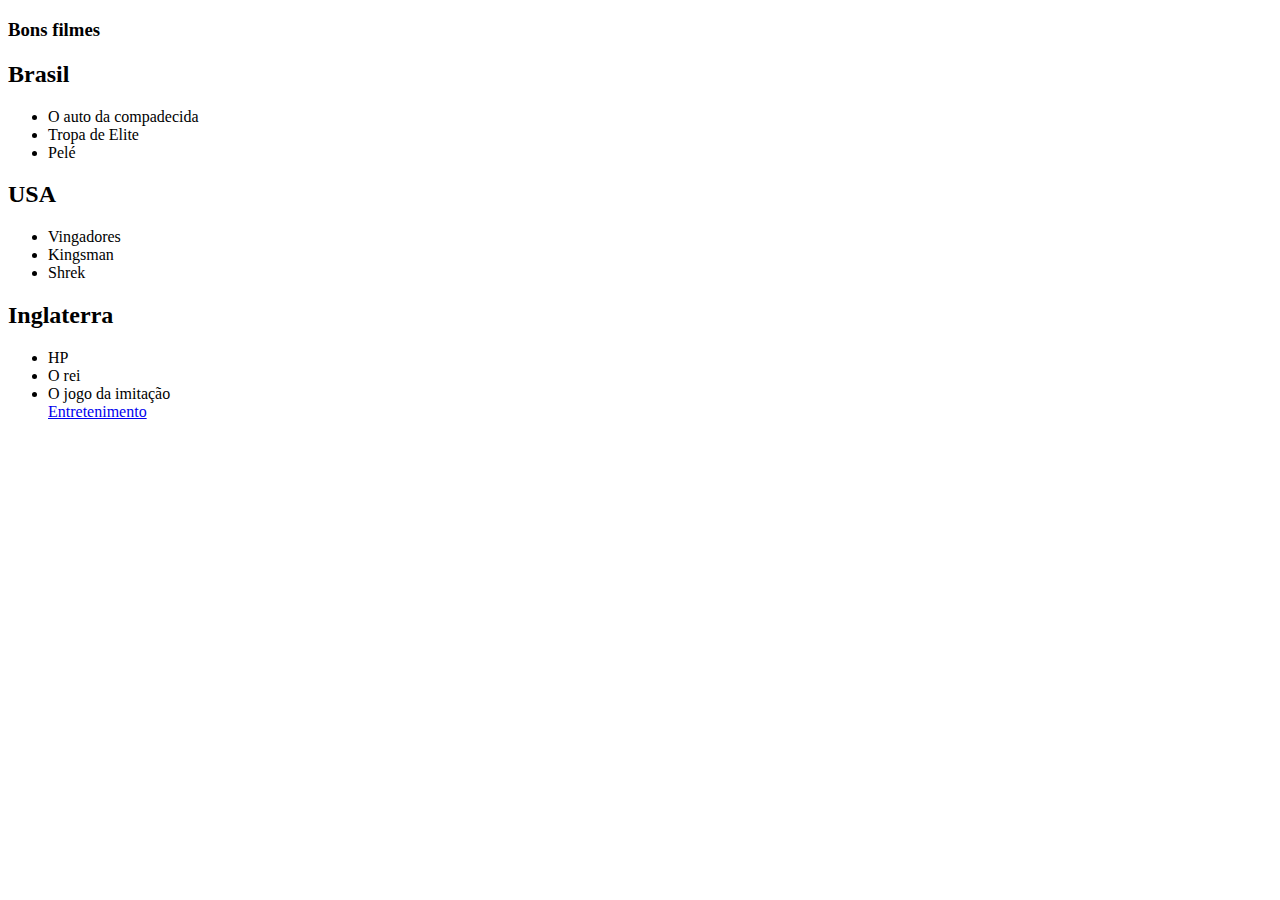
<file: isabel/PARTE 1/bons_filmes.html>
<!DOCTYPE html>
<html lang="en">
<head>
    <meta charset="UTF-8">
    <meta http-equiv="X-UA-Compatible" content="IE=edge">
    <meta name="viewport" content="width=device-width, initial-scale=1.0">
    <title>Document</title>
</head>
<body>
    <h3>Bons filmes</h3>
    <h2>Brasil</h2>
    <ul>
        <li>O auto da compadecida</li>
        <li>Tropa de Elite</li>
        <li>Pelé</li>
    </ul>

    <h2>USA</h2>
    <ul>
        <li>Vingadores</li>
        <li>Kingsman</li>
        <li>Shrek</li>
    </ul>

    <h2>Inglaterra</h2>
    <ul>
        <li>HP</li>
        <li>O rei</li>
        <li>O jogo da imitação</li>

        <a href="index.html" target="_self">Entretenimento</a>
    </ul>
</body>
</html>
</file>
<file: Aula 03.04.2023/index_style_grid.css>
/*
Folha de Estilo
*/
:root{
  --cor_laranja: #D77A61;
  --cor_verde: #C5EBC3;
  --cor_amarela: #FFE74C;
  --cor_vermelha: #FF5964;
  --cor_branca: #FFFFFF;
  --cor_marinho: #38618C;
  --cor_anil: #35A7FF;
  --cor_violeta: #A790A5;
  --cor_roxo: #54414E;
}

body {
  background-color: White;
}

h1 {
  font-family: Lobster;
  font-size: 50px;
  color: #F8214B;
}

footer{
  font-size: 12px;
}

.header-conteudo {
  width: 60%;
  text-align: center;
  margin: auto;
}

.main-conteudo{
    width: 60%;
    margin: auto;
    text-align: center
}


.color-container {
  display: grid;
  width: 100%;
  grid-template-columns: 30% 30% 30%;
  grid-template-rows: 2fr 1fr 3fr;
  grid-column-gap: 40px;
  grid-row-gap: 50px;
}

.color_1{
  display: grid;
  grid-column: 1/4;
  background-color: var(--cor_laranja);
}
.color_2{
  background-color: var(--cor_verde);
  }
.color_3{
  background-color: var(--cor_amarela);
}
.color_4{
  background-color: var(--cor_vermelha);
}
.color_5{
  background-color: var(--cor_branca);
  /* grid-row: 1 / 4; */
  }
.color_6{
  background-color: var(--cor_marinho);
}
.color_7{
  background-color: var(--cor_anil);
}
.color_8{
  background-color: var(--cor_violeta);
}
.color_9{
  background-color: var(--cor_roxo);
}

[class*="color_"]{
  font-size: 20px;
  border: 2px solid Black;
  text-align: center;
  border-radius: 10px;
  margin: 5px;
}

 @media (max-width: 700px) {
  body {
    background-color: lightblue;
  }
  .color_1{
    display: grid;
    grid-column: 1/1;
  }
  .color-container {
    display: grid;
    width: 100%;
    grid-template-columns: 50% 50%;
    grid-template-rows: 1fr 2fr 2fr;
    grid-column-gap: 0px;
    grid-row-gap: 0px;
  }
  .color_3{
    grid-area: header;
  }
  .color_4{
    grid-area: menu;
  }
  .color_7{
    grid-area: footer;
  }
}
</file>
<file: aula 22.05.23 ultima aula de matéria/index_style_grid.css>
/*
Folha de Estilo
*/
:root{
  --cor_laranja: #D77A61;
  --cor_verde: #C5EBC3;
  --cor_amarela: #FFE74C;
  --cor_vermelha: #FF5964;
  --cor_branca: #FFFFFF;
  --cor_marinho: #38618C;
  --cor_anil: #35A7FF;
  --cor_violeta: #A790A5;
  --cor_roxo: #54414E;
}

body {
  background-color: White;
}

h1 {
  font-family: Lobster;
  font-size: 50px;
  color: #F8214B;
}

footer{
  font-size: 12px;
}

.header-conteudo {
  width: 60%;
  text-align: center;
  margin: auto;
}

.main-conteudo{
    width: 60%;
    margin: auto;
    text-align: center
}


.color-container{
  display: grid;
  width: 100%;

  grid-template-columns: 1fr 2fr 1fr;
  grid-template-rows: 2fr 3fr 1fr;

  grid-gap: 15px;
}

.color_1{
  background-color: var(--cor_laranja);
}
.color_2{
  background-color: var(--cor_verde);
  }
.color_3{
  background-color: var(--cor_amarela);
}
.color_4{
  background-color: var(--cor_vermelha);
}
.color_5{
  background-color: var(--cor_branca);
  }
.color_6{
  background-color: var(--cor_marinho);
}
.color_7{
  background-color: var(--cor_anil);
}
.color_8{
  background-color: var(--cor_violeta);
}
.color_9{
  background-color: var(--cor_roxo);
}

[class*="color_"]{
  font-size: 20px;
  border: 2px solid Black;
  text-align: center;
  border-radius: 10px;
  margin: 5px;
}





@media (max-width: 700px) {
  body {
    background-color: lightblue;
  }
}


/**/
</file>
<file: atividade da aula/style.css>
/*
Folha de Estilo site
Nimbus2000
*/
:root{
  --verde_escuro: #0E5E6F;
  --verde_claro: #3A8891;
  --bege: #FFEFD6;
  --dark_background: #313944;
  --light_font: #BBC8D8;
}

body {
  background-color: var(--dark_background);
  /* background-color: var(--verde_claro); */
}

h1{
  font-family: 'Cormorant Infant';
  font-size: 50px;
  color: var(--bege);
  text-align: center;
}

h2{
  font-family: 'Cormorant Infant';
  font-size: 35px;
  color: var(--bege);
  text-align: center;
}


p{
  color: var(--light_font);
  font-family: 'Lato';
  font-size: 20px;
  font-weight: 500;
  text-align: justify;
}

.header-conteudo {
  width: 75%;
  text-align: center;
  margin: auto;
}
.main-conteiner{
    width: 75%;
    margin: auto;
    align-content: center;
}

/* BOTAO BACK TO TOP */
#back-to-top{
  position: fixed;
  bottom: 2em;
  right: 2em;
  background-color: rgba(255, 255, 255, 0.9);
  color: var(--dark_background);
  border: none;
  border-radius: 5px;
  padding: 1em;
  font-family: 'Lato';
  text-transform: uppercase;
  cursor: pointer;
  font-weight: 700;
  /* box-shadow: 0 0 2em 0 rgba(0, 0, 0, 0.3);
  transition: all .3s ease-in-out; */
  display: inline-block;
  text-decoration: none;
  font-size: .75em;
  opacity: 0;
}

#back-to-top:hover{
  background-color: #fff;
  padding: 1.2em 1.2em;
}

#back-to-top.visible{
  opacity: 1;
}


/* BOOK COVERS  */
#book-cover-container{
  display: block;
  width: 75%;
  height: 60;
  margin-left: auto;
  margin-right: auto;
}

.book-cover{
  position: absolute;
  left: 0;
  right: 0;
  margin-left: auto;
  margin-right: auto;
  width: 200px;
  height: 300px;
  border-radius: 20px;
  opacity: 1;
}

.blank-div{
  height: 300px;
  width: 75%;
}


#book-buttoms{
  text-align: center;
}

#book-buttoms a{
  position: relative;
  background-color: #FFFFFFEF;
  color: var(--dark_background);
  border: none;
  border-radius: 5px;
  margin-top: 10px;
  margin-bottom: 10px;
  padding: 10px;
  font-family: 'Lato';
  text-transform: uppercase;
  cursor: pointer;
  font-weight: 700;
  display: inline-block;
  text-decoration: none;
  font-size: .75em;
}

#book-buttoms a:hover{
  opacity: 0.5;
}

/**/
</file>
<file: atividade Extra/style.css>
@import url('https://fonts.googleapis.com/css2?family=Roboto&display=swap');
*{
    box-sizing: border-box; /*quando mexe no padding de um elemento não afeta o width*/
    margin: 0;
    padding: 0; 
}
body{
    font-family: 'Roboto', sans-serif;
    overflow-x: hidden;
    display: flex;
    flex-direction: column;
}
/*NAV BAR*/

nav ul{
    list-style-type: none;
}
nav ul li {
    float: left;
}
nav ul li a {
    display: block;
    color: #000;
    text-align: center;
    padding: 10px 10px;
    text-decoration: none;
}
nav ul li a:hover{
    color: gray;
}
.atual {
  background-color: #3f4241;
    color: #fff;
}
/*HOME PAGE HEADER*/
.container_header_home{
    display: flex;
    flex-direction: column;
    align-items: center;
    justify-content: center;
    width: 100vw;

}
.container_header_home img{
    width: 100%;
    height: 90vh;
    z-index: -1;
    object-fit: cover;
    filter: blur(1px);    
}

.container_header_home h1{
    position: absolute;
    top: 50%;
    left: 50%;
    transform: translate(-50%, -50%);
    color: #fff;
    text-shadow:1px 1px 5px black;
    font-size: 35px;
}
@media (max-width: 600px) {
    .container_header_home img{
        height: 50vh;
    }
    .container_header_home h1{
    position: absolute;
    top: 30%;
    left: 50%;
    transform: translate(-50%, -50%);
    color: #fff;
    text-shadow:1px 1px 5px black;
    font-size: 20px;
}
}
/*MAIN PÁGINA HOME*/
.main_home{
    padding: 20px; 
}

.main_home section {
    float: left;
    width: 33.33%;
    padding: 10px; 
    text-align: center;

}

.main_home .row {margin: 0 -5px;}

.main_home .row:after {
    content: "";
    display: table;
    clear: both;
}

.main_home img{
    width: 300px;
    height: 300px;
    object-fit: cover;
    border-radius: 10px;
}
@media (max-width: 600px) {
    .main_home img{
        width: 100px;
        height: 100px;
        
    }
}
/*MAIN PÁGINA DE CONTATOS*/
.body_contatos{
    overflow: hidden;
}
.main_contatos form{
    display:flex;
    flex-direction: column;
    align-items: left;
    width: 60%;
    margin:auto;
}
.main_contatos .redes {
    display: flex;
    flex-direction: column;
    align-items:center;
}
.main_contatos input[type=text], textarea{
    padding: 10px;
}
.main_contatos input[type=submit] {
    background-color: #F1F1F1;
    color: #000;
    padding: 10px 15px;
    width: 20%;
    
}
.main_contatos input[type=submit]:hover {
    background-color: #3f4241;
    color: #fff;
}
.main_contatos *{
    margin: 5px;
}
.redes ul{
    list-style-type: none;
}
.redes ul li {
    display:inline;
    color: #000;
    padding: 10px 10px;
    font-size: 30px;  
}


/*MAIN PÁGINA DE TEXTOS EM DESTAQUES*/

.poema{
    display: flex;
    flex-direction: column;
    margin: 10px;
    align-items:center;
}
.poema *{
    margin: 10px;
}

/*FOOTER*/
footer {
    width: 100%;
    bottom: 0;
    background-color: #F1F1F1;
    text-align: center;
    padding: 30px;
}
footer ul{
    list-style-type: none;
}
footer a{
    font-size: 10px;
    text-decoration: none;
}
</file>
